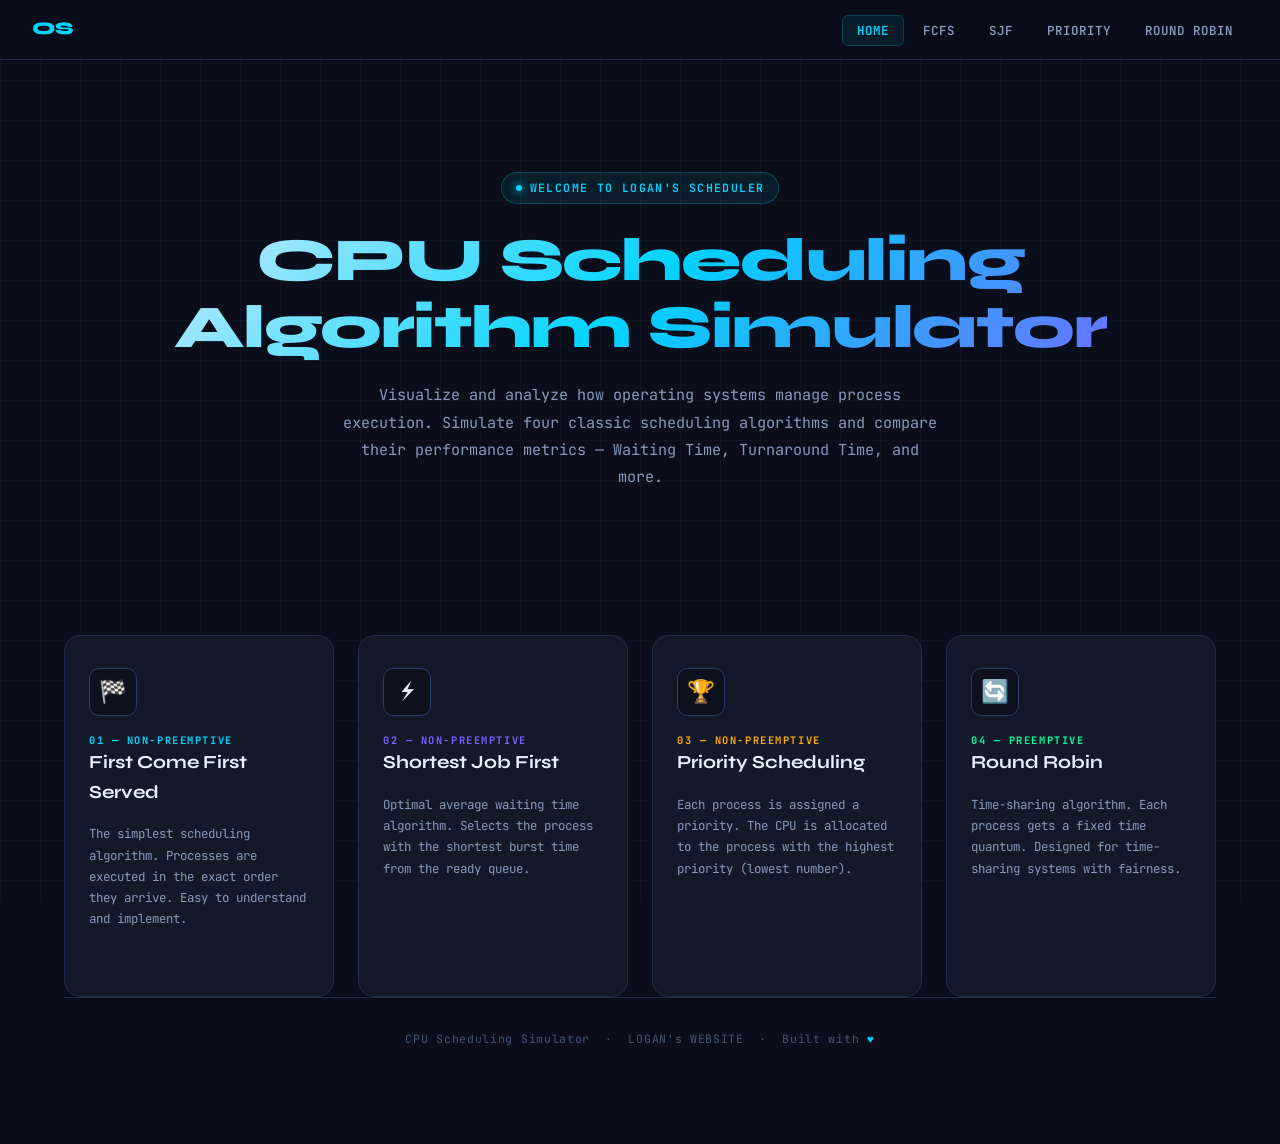
<file: index.html>
<!DOCTYPE html>
<html lang="en">
<head>
  <meta charset="UTF-8" />
  <meta name="viewport" content="width=device-width, initial-scale=1.0" />
  <title>CPU Scheduling Simulator</title>
  <link rel="stylesheet" href="style.css" />
</head>
<body>

<!-- NAVBAR -->
<nav class="navbar">
  <a class="nav-logo" href="index.html">
     <div><div>OS</div><span></span></div>
  </a>
  <ul class="nav-links" id="navLinks">
    <li><a href="index.html" class="active">Home</a></li>
    <li><a href="fcfs.html">FCFS</a></li>
    <li><a href="sjf.html">SJF</a></li>
    <li><a href="priority.html">Priority</a></li>
    <li><a href="roundrobin.html">Round Robin</a></li>
  </ul>
  <div class="hamburger" id="hamburger">
    <span></span><span></span><span></span>
  </div>
</nav>

<!-- HERO -->
<div class="page-wrapper">
  <section class="hero reveal">
    <div class="hero-badge">WELCOME TO LOGAN's SCHEDULER</div>
    <h1>CPU Scheduling<br/>Algorithm Simulator</h1>
    <p>
      Visualize and analyze how operating systems manage process execution.
      Simulate four classic scheduling algorithms and compare their performance
      metrics — Waiting Time, Turnaround Time, and more.
    </p>
  </section>

  <!-- STATS BAR -->
  <!-- <div class="stats-bar reveal">
    <div class="stat-item">
      <span class="stat-value">4</span>
      <span class="stat-label">Algorithms</span>
    </div>
    <div class="stat-item">
      <span class="stat-value" id="statProcesses">∞</span>
      <span class="stat-label">Max Processes</span>
    </div>
    <div class="stat-item">
      <span class="stat-value">Live</span>
      <span class="stat-label">Gantt Charts</span>
    </div>
    <div class="stat-item">
      <span class="stat-value">Real</span>
      <span class="stat-label">Time Metrics</span>
    </div>
  </div> -->

  <!-- ALGORITHM CARDS -->
  <div class="cards-grid">

    <a class="algo-card reveal" href="fcfs.html" style="--card-color:#00d4ff;">
      <div class="card-icon">🏁</div>
      <div>
        <div class="card-label">01 — Non-Preemptive</div>
        <div class="card-title">First Come First Served</div>
      </div>
      <p class="card-desc">
        The simplest scheduling algorithm. Processes are executed in the exact order they arrive. Easy to understand and implement.
      </p>
      <div class="card-arrow">Simulate →</div>
    </a>

    <a class="algo-card reveal" href="sjf.html" style="--card-color:#7b61ff;">
      <div class="card-icon">⚡</div>
      <div>
        <div class="card-label">02 — Non-Preemptive</div>
        <div class="card-title">Shortest Job First</div>
      </div>
      <p class="card-desc">
        Optimal average waiting time algorithm. Selects the process with the shortest burst time from the ready queue.
      </p>
      <div class="card-arrow">Simulate →</div>
    </a>

    <a class="algo-card reveal" href="priority.html" style="--card-color:#ffaa00;">
      <div class="card-icon">🏆</div>
      <div>
        <div class="card-label">03 — Non-Preemptive</div>
        <div class="card-title">Priority Scheduling</div>
      </div>
      <p class="card-desc">
        Each process is assigned a priority. The CPU is allocated to the process with the highest priority (lowest number).
      </p>
      <div class="card-arrow">Simulate →</div>
    </a>

    <a class="algo-card reveal" href="roundrobin.html" style="--card-color:#00ff9d;">
      <div class="card-icon">🔄</div>
      <div>
        <div class="card-label">04 — Preemptive</div>
        <div class="card-title">Round Robin</div>
      </div>
      <p class="card-desc">
        Time-sharing algorithm. Each process gets a fixed time quantum. Designed for time-sharing systems with fairness.
      </p>
      <div class="card-arrow">Simulate →</div>
    </a>

  </div>

  <!-- INFO SECTION -->
  <!-- <div style="margin-top:3rem; display:grid; grid-template-columns:repeat(auto-fit,minmax(280px,1fr)); gap:1.5rem;">

    <div class="panel reveal">
      <div class="panel-title">What is CPU Scheduling?</div>
      <div class="explanation-text">
        <p>CPU Scheduling is a process by which the OS determines which process in the ready queue gets the CPU next. It's a core function of the Process Scheduler.</p>
        <p>The goal is to maximize CPU utilization and throughput while minimizing waiting time, response time, and turnaround time.</p>
      </div>
    </div>

    <div class="panel reveal">
      <div class="panel-title">Key Metrics Explained</div>
      <div class="explanation-text">
        <p><strong style="color:var(--accent)">Arrival Time</strong> — When the process enters the ready queue.</p>
        <p><strong style="color:var(--accent-2)">Burst Time</strong> — CPU time required by the process.</p>
        <p><strong style="color:var(--accent-3)">Turnaround Time</strong> — Completion − Arrival.</p>
        <p><strong style="color:var(--accent-warn)">Waiting Time</strong> — Turnaround − Burst Time.</p>
      </div>
    </div>

    <div class="panel reveal">
      <div class="panel-title">Scheduling Criteria</div>
      <ul class="feature-list">
        <li>CPU Utilization</li>
        <li>Throughput</li>
        <li>Turnaround Time</li>
        <li>Waiting Time</li>
        <li>Response Time</li>
        <li>Fairness</li>
        <li>Starvation-Free</li>
      </ul>
    </div>

  </div>
</div> -->

<footer>
  <p>CPU Scheduling Simulator &nbsp;·&nbsp; LOGAN's WEBSITE &nbsp;·&nbsp; Built with <span>♥</span></p>
</footer>

<div id="toast"></div>
<script src="script.js"></script>
</body>
</html>
</file>
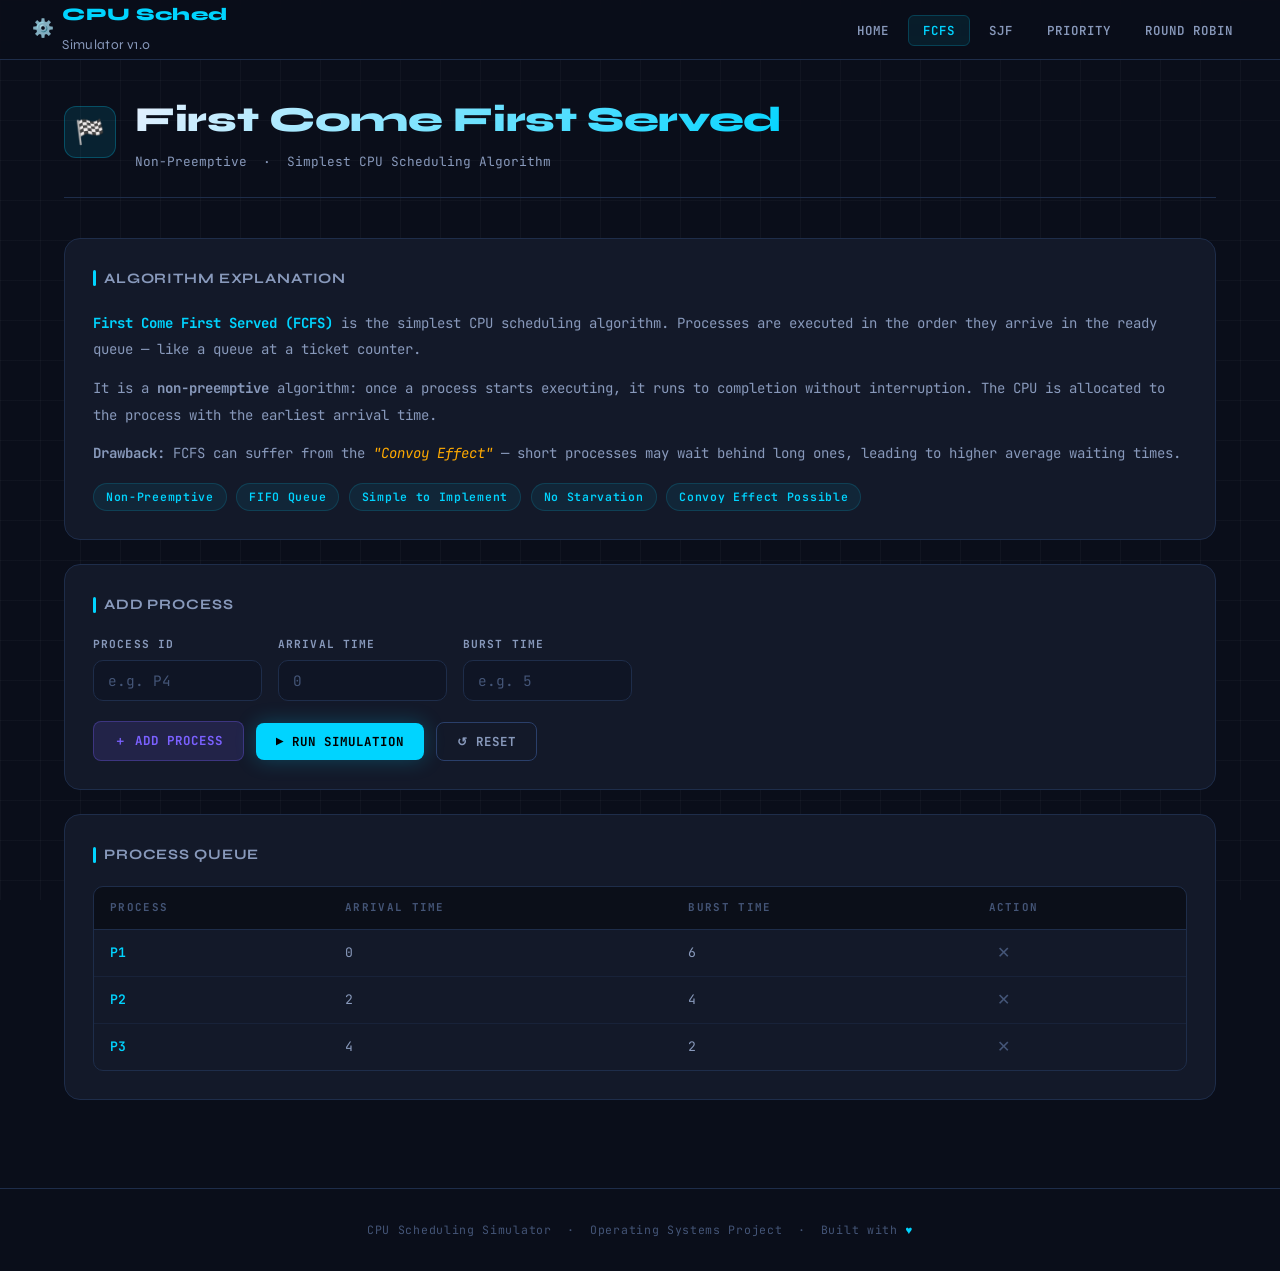
<file: fcfs.html>
<!DOCTYPE html>
<html lang="en">
<head>
  <meta charset="UTF-8" />
  <meta name="viewport" content="width=device-width, initial-scale=1.0" />
  <title>FCFS — CPU Scheduling Simulator</title>
  <link rel="stylesheet" href="style.css" />
</head>
<body data-page="fcfs">

<nav class="navbar">
  <a class="nav-logo" href="index.html">⚙️ <div><div>CPU Sched</div><span>Simulator v1.0</span></div></a>
  <ul class="nav-links" id="navLinks">
    <li><a href="index.html">Home</a></li>
    <li><a href="fcfs.html" class="active">FCFS</a></li>
    <li><a href="sjf.html">SJF</a></li>
    <li><a href="priority.html">Priority</a></li>
    <li><a href="roundrobin.html">Round Robin</a></li>
  </ul>
  <div class="hamburger" id="hamburger"><span></span><span></span><span></span></div>
</nav>

<div class="page-wrapper">

  <div class="page-header reveal">
    <div class="page-header-icon" style="background:rgba(0,212,255,0.1);border:1px solid rgba(0,212,255,0.25);">🏁</div>
    <div>
      <h1 style="background:linear-gradient(135deg,#e8f0fe,#00d4ff);-webkit-background-clip:text;-webkit-text-fill-color:transparent;background-clip:text;">
        First Come First Served
      </h1>
      <p>Non-Preemptive &nbsp;·&nbsp; Simplest CPU Scheduling Algorithm</p>
    </div>
  </div>

  <!-- EXPLANATION -->
  <div class="panel reveal">
    <div class="panel-title">Algorithm Explanation</div>
    <div class="explanation-text">
      <p>
        <strong style="color:var(--accent)">First Come First Served (FCFS)</strong> is the simplest CPU scheduling algorithm.
        Processes are executed in the order they arrive in the ready queue — like a queue at a ticket counter.
      </p>
      <p>
        It is a <strong>non-preemptive</strong> algorithm: once a process starts executing, it runs to completion without interruption.
        The CPU is allocated to the process with the earliest arrival time.
      </p>
      <p>
        <strong>Drawback:</strong> FCFS can suffer from the <em style="color:var(--accent-warn)">"Convoy Effect"</em> — short processes may wait
        behind long ones, leading to higher average waiting times.
      </p>
    </div>
    <ul class="feature-list" style="margin-top:1rem;">
      <li>Non-Preemptive</li>
      <li>FIFO Queue</li>
      <li>Simple to Implement</li>
      <li>No Starvation</li>
      <li>Convoy Effect Possible</li>
    </ul>
  </div>

  <!-- INPUT -->
  <div class="panel reveal">
    <div class="panel-title">Add Process</div>
    <div class="form-grid">
      <div class="form-group">
        <label for="fcfsPid">Process ID</label>
        <input type="text" id="fcfsPid" placeholder="e.g. P4" maxlength="8" />
      </div>
      <div class="form-group">
        <label for="fcfsArrival">Arrival Time</label>
        <input type="number" id="fcfsArrival" placeholder="0" min="0" />
      </div>
      <div class="form-group">
        <label for="fcfsBurst">Burst Time</label>
        <input type="number" id="fcfsBurst" placeholder="e.g. 5" min="1" />
      </div>
    </div>
    <div class="btn-row">
      <button class="btn btn-secondary" id="fcfsAddBtn">＋ Add Process</button>
      <button class="btn btn-primary" id="fcfsRunBtn">▶ Run Simulation</button>
      <button class="btn btn-outline" id="fcfsResetBtn">↺ Reset</button>
    </div>
  </div>

  <!-- PROCESS LIST TABLE -->
  <div class="panel reveal">
    <div class="panel-title">Process Queue</div>
    <div class="table-wrapper">
      <table>
        <thead>
          <tr>
            <th>Process</th>
            <th>Arrival Time</th>
            <th>Burst Time</th>
            <th>Action</th>
          </tr>
        </thead>
        <tbody id="fcfsInputTable">
          <tr><td colspan="4" style="text-align:center;color:var(--text-muted);padding:2rem;">No processes added yet.</td></tr>
        </tbody>
      </table>
    </div>
  </div>

  <!-- RESULTS -->
  <div id="fcfsResults" style="display:none;">

    <!-- METRICS -->
    <div class="metrics-row reveal">
      <div class="metric-card">
        <span class="metric-label">Avg Waiting Time</span>
        <span class="metric-value" id="fcfsavgWT">—</span>
      </div>
      <div class="metric-card">
        <span class="metric-label">Avg Turnaround Time</span>
        <span class="metric-value purple" id="fcfsavgTAT">—</span>
      </div>
      <div class="metric-card">
        <span class="metric-label">Total Processes</span>
        <span class="metric-value green" id="fcfstotalProc">—</span>
      </div>
      <div class="metric-card">
        <span class="metric-label">Total Time Units</span>
        <span class="metric-value warn" id="fcfstotalTime">—</span>
      </div>
    </div>

    <!-- GANTT CHART -->
    <div class="panel reveal">
      <div class="panel-title">Gantt Chart</div>
      <div id="fcfsGantt"><div class="empty-state"><p>Run simulation to see Gantt chart</p></div></div>
    </div>

    <!-- RESULTS TABLE -->
    <div class="panel reveal">
      <div class="panel-title">Scheduling Results</div>
      <div class="table-wrapper">
        <table>
          <thead>
            <tr>
              <th>Process</th>
              <th>Arrival Time</th>
              <th>Burst Time</th>
              <th>Completion Time</th>
              <th>Turnaround Time</th>
              <th>Waiting Time</th>
            </tr>
          </thead>
          <tbody id="fcfsResultTable"></tbody>
        </table>
      </div>
    </div>

  </div>

</div>

<footer>
  <p>CPU Scheduling Simulator &nbsp;·&nbsp; Operating Systems Project &nbsp;·&nbsp; Built with <span>♥</span></p>
</footer>

<div id="toast"></div>
<script src="script.js"></script>
</body>
</html>
</file>
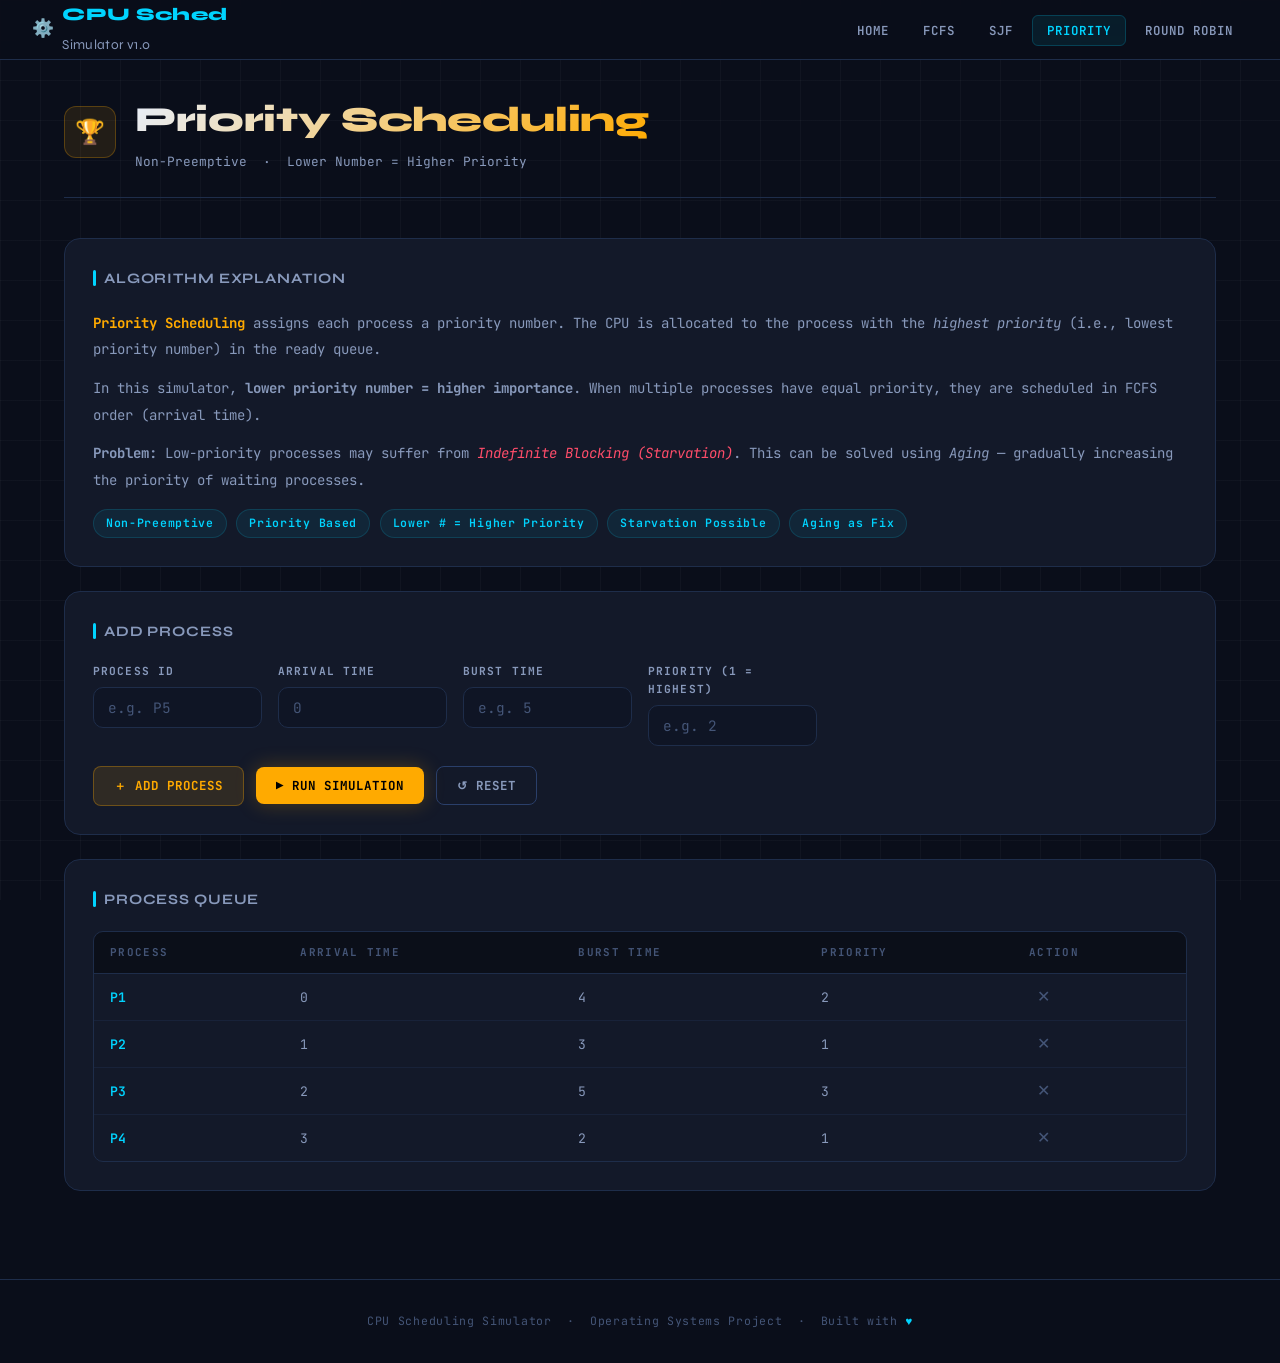
<file: priority.html>
<!DOCTYPE html>
<html lang="en">
<head>
  <meta charset="UTF-8" />
  <meta name="viewport" content="width=device-width, initial-scale=1.0" />
  <title>Priority — CPU Scheduling Simulator</title>
  <link rel="stylesheet" href="style.css" />
</head>
<body data-page="priority">

<nav class="navbar">
  <a class="nav-logo" href="index.html">⚙️ <div><div>CPU Sched</div><span>Simulator v1.0</span></div></a>
  <ul class="nav-links" id="navLinks">
    <li><a href="index.html">Home</a></li>
    <li><a href="fcfs.html">FCFS</a></li>
    <li><a href="sjf.html">SJF</a></li>
    <li><a href="priority.html" class="active">Priority</a></li>
    <li><a href="roundrobin.html">Round Robin</a></li>
  </ul>
  <div class="hamburger" id="hamburger"><span></span><span></span><span></span></div>
</nav>

<div class="page-wrapper">

  <div class="page-header reveal">
    <div class="page-header-icon" style="background:rgba(255,170,0,0.1);border:1px solid rgba(255,170,0,0.25);">🏆</div>
    <div>
      <h1 style="background:linear-gradient(135deg,#e8f0fe,#ffaa00);-webkit-background-clip:text;-webkit-text-fill-color:transparent;background-clip:text;">
        Priority Scheduling
      </h1>
      <p>Non-Preemptive &nbsp;·&nbsp; Lower Number = Higher Priority</p>
    </div>
  </div>

  <!-- EXPLANATION -->
  <div class="panel reveal">
    <div class="panel-title">Algorithm Explanation</div>
    <div class="explanation-text">
      <p>
        <strong style="color:var(--accent-warn)">Priority Scheduling</strong> assigns each process a priority number.
        The CPU is allocated to the process with the <em>highest priority</em> (i.e., lowest priority number) in the ready queue.
      </p>
      <p>
        In this simulator, <strong>lower priority number = higher importance</strong>.
        When multiple processes have equal priority, they are scheduled in FCFS order (arrival time).
      </p>
      <p>
        <strong>Problem:</strong> Low-priority processes may suffer from <em style="color:var(--accent-danger)">Indefinite Blocking (Starvation)</em>.
        This can be solved using <em>Aging</em> — gradually increasing the priority of waiting processes.
      </p>
    </div>
    <ul class="feature-list" style="margin-top:1rem;">
      <li>Non-Preemptive</li>
      <li>Priority Based</li>
      <li>Lower # = Higher Priority</li>
      <li>Starvation Possible</li>
      <li>Aging as Fix</li>
    </ul>
  </div>

  <!-- INPUT -->
  <div class="panel reveal">
    <div class="panel-title">Add Process</div>
    <div class="form-grid">
      <div class="form-group">
        <label for="priPid">Process ID</label>
        <input type="text" id="priPid" placeholder="e.g. P5" maxlength="8" />
      </div>
      <div class="form-group">
        <label for="priArrival">Arrival Time</label>
        <input type="number" id="priArrival" placeholder="0" min="0" />
      </div>
      <div class="form-group">
        <label for="priBurst">Burst Time</label>
        <input type="number" id="priBurst" placeholder="e.g. 5" min="1" />
      </div>
      <div class="form-group">
        <label for="priPriority">Priority (1 = Highest)</label>
        <input type="number" id="priPriority" placeholder="e.g. 2" min="1" />
      </div>
    </div>
    <div class="btn-row">
      <button class="btn btn-secondary" id="priAddBtn" style="background:rgba(255,170,0,0.12);border-color:rgba(255,170,0,0.3);color:var(--accent-warn);">＋ Add Process</button>
      <button class="btn btn-primary" id="priRunBtn" style="background:var(--accent-warn);box-shadow:0 0 20px rgba(255,170,0,0.25);">▶ Run Simulation</button>
      <button class="btn btn-outline" id="priResetBtn">↺ Reset</button>
    </div>
  </div>

  <!-- PROCESS LIST TABLE -->
  <div class="panel reveal">
    <div class="panel-title">Process Queue</div>
    <div class="table-wrapper">
      <table>
        <thead>
          <tr>
            <th>Process</th>
            <th>Arrival Time</th>
            <th>Burst Time</th>
            <th>Priority</th>
            <th>Action</th>
          </tr>
        </thead>
        <tbody id="priInputTable">
          <tr><td colspan="5" style="text-align:center;color:var(--text-muted);padding:2rem;">No processes added yet.</td></tr>
        </tbody>
      </table>
    </div>
  </div>

  <!-- RESULTS -->
  <div id="priResults" style="display:none;">

    <div class="metrics-row reveal">
      <div class="metric-card">
        <span class="metric-label">Avg Waiting Time</span>
        <span class="metric-value warn" id="priavgWT">—</span>
      </div>
      <div class="metric-card">
        <span class="metric-label">Avg Turnaround Time</span>
        <span class="metric-value purple" id="priavgTAT">—</span>
      </div>
      <div class="metric-card">
        <span class="metric-label">Total Processes</span>
        <span class="metric-value green" id="pritotalProc">—</span>
      </div>
      <div class="metric-card">
        <span class="metric-label">Total Time Units</span>
        <span class="metric-value" id="pritotalTime">—</span>
      </div>
    </div>

    <div class="panel reveal">
      <div class="panel-title">Gantt Chart</div>
      <div id="priGantt"><div class="empty-state"><p>Run simulation to see Gantt chart</p></div></div>
    </div>

    <div class="panel reveal">
      <div class="panel-title">Scheduling Results</div>
      <div class="table-wrapper">
        <table>
          <thead>
            <tr>
              <th>Process</th>
              <th>Arrival Time</th>
              <th>Burst Time</th>
              <th>Priority</th>
              <th>Completion Time</th>
              <th>Turnaround Time</th>
              <th>Waiting Time</th>
            </tr>
          </thead>
          <tbody id="priResultTable"></tbody>
        </table>
      </div>
    </div>

  </div>

</div>

<footer>
  <p>CPU Scheduling Simulator &nbsp;·&nbsp; Operating Systems Project &nbsp;·&nbsp; Built with <span>♥</span></p>
</footer>

<div id="toast"></div>
<script src="script.js"></script>
</body>
</html>
</file>
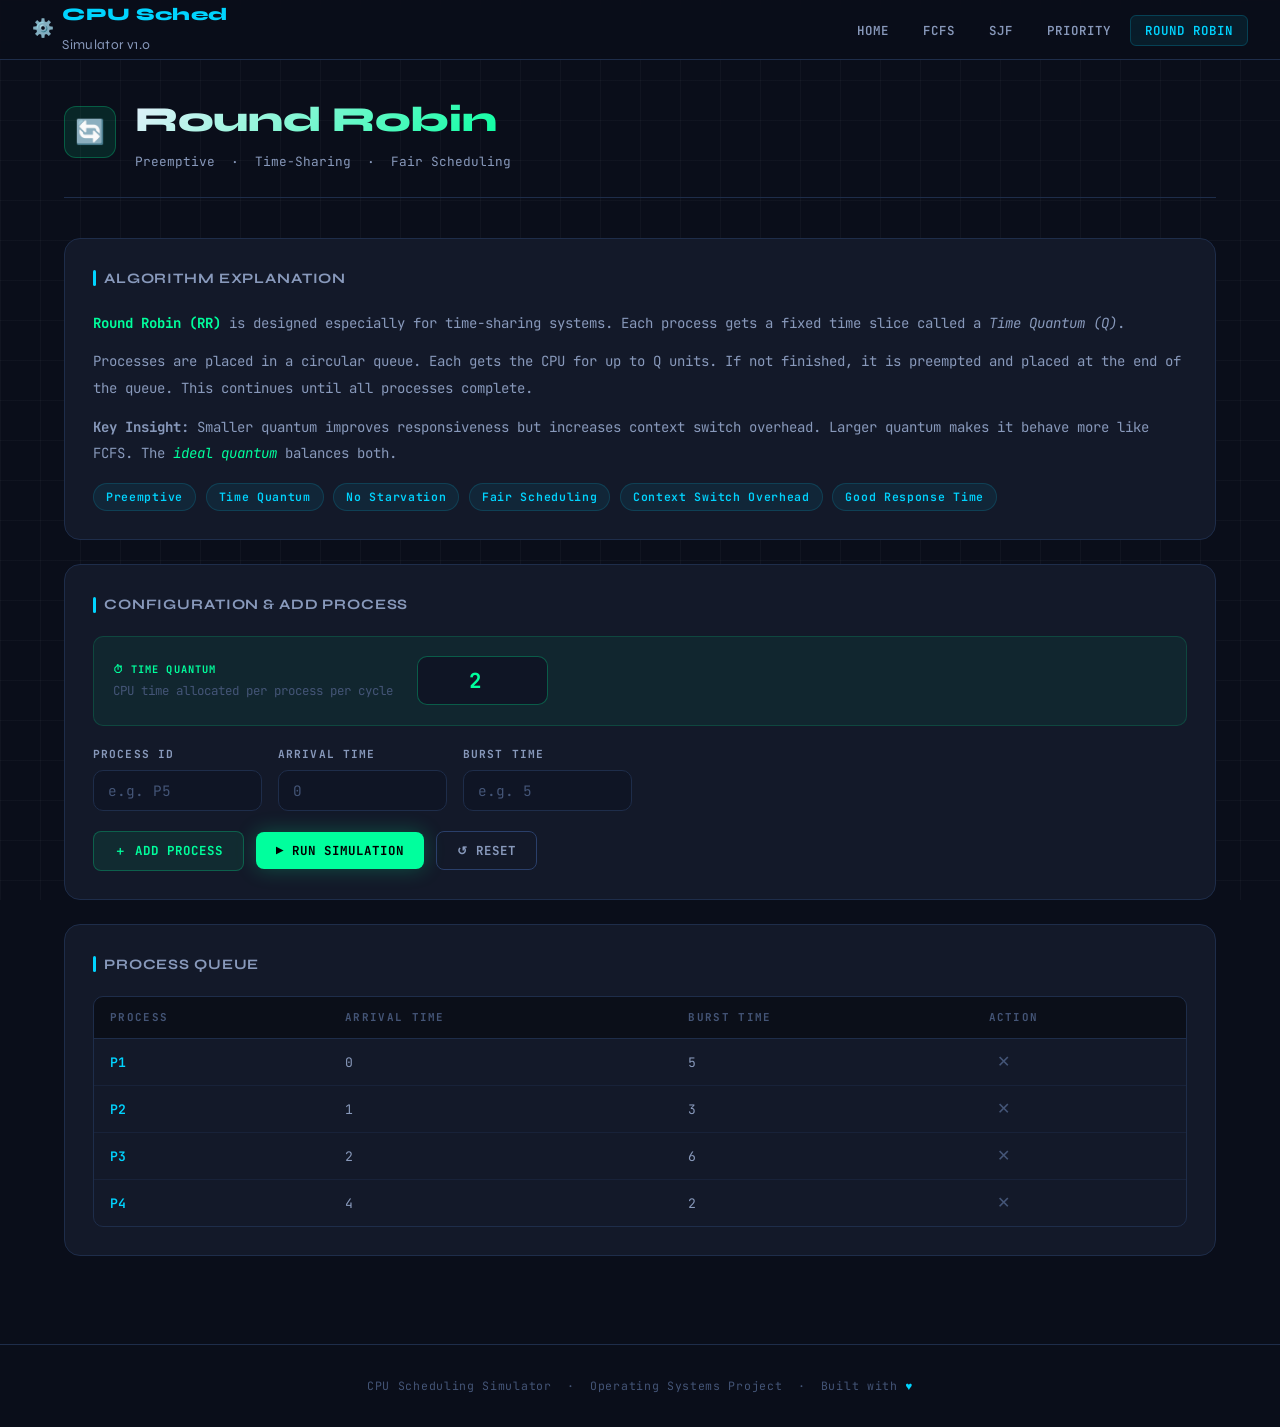
<file: roundrobin.html>
<!DOCTYPE html>
<html lang="en">
<head>
  <meta charset="UTF-8" />
  <meta name="viewport" content="width=device-width, initial-scale=1.0" />
  <title>Round Robin — CPU Scheduling Simulator</title>
  <link rel="stylesheet" href="style.css" />
</head>
<body data-page="rr">

<nav class="navbar">
  <a class="nav-logo" href="index.html">⚙️ <div><div>CPU Sched</div><span>Simulator v1.0</span></div></a>
  <ul class="nav-links" id="navLinks">
    <li><a href="index.html">Home</a></li>
    <li><a href="fcfs.html">FCFS</a></li>
    <li><a href="sjf.html">SJF</a></li>
    <li><a href="priority.html">Priority</a></li>
    <li><a href="roundrobin.html" class="active">Round Robin</a></li>
  </ul>
  <div class="hamburger" id="hamburger"><span></span><span></span><span></span></div>
</nav>

<div class="page-wrapper">

  <div class="page-header reveal">
    <div class="page-header-icon" style="background:rgba(0,255,157,0.1);border:1px solid rgba(0,255,157,0.25);">🔄</div>
    <div>
      <h1 style="background:linear-gradient(135deg,#e8f0fe,#00ff9d);-webkit-background-clip:text;-webkit-text-fill-color:transparent;background-clip:text;">
        Round Robin
      </h1>
      <p>Preemptive &nbsp;·&nbsp; Time-Sharing &nbsp;·&nbsp; Fair Scheduling</p>
    </div>
  </div>

  <!-- EXPLANATION -->
  <div class="panel reveal">
    <div class="panel-title">Algorithm Explanation</div>
    <div class="explanation-text">
      <p>
        <strong style="color:var(--accent-3)">Round Robin (RR)</strong> is designed especially for time-sharing systems.
        Each process gets a fixed time slice called a <em>Time Quantum (Q)</em>.
      </p>
      <p>
        Processes are placed in a circular queue. Each gets the CPU for up to Q units.
        If not finished, it is preempted and placed at the end of the queue. This continues until all processes complete.
      </p>
      <p>
        <strong>Key Insight:</strong> Smaller quantum improves responsiveness but increases context switch overhead.
        Larger quantum makes it behave more like FCFS. The <em style="color:var(--accent-3)">ideal quantum</em> balances both.
      </p>
    </div>
    <ul class="feature-list" style="margin-top:1rem;">
      <li>Preemptive</li>
      <li>Time Quantum</li>
      <li>No Starvation</li>
      <li>Fair Scheduling</li>
      <li>Context Switch Overhead</li>
      <li>Good Response Time</li>
    </ul>
  </div>

  <!-- INPUT -->
  <div class="panel reveal">
    <div class="panel-title">Configuration &amp; Add Process</div>

    <!-- Time Quantum (prominent) -->
    <div style="background:rgba(0,255,157,0.06);border:1px solid rgba(0,255,157,0.15);border-radius:var(--radius);padding:1.2rem;margin-bottom:1.25rem;display:flex;align-items:center;gap:1.5rem;flex-wrap:wrap;">
      <div>
        <div style="font-size:0.65rem;font-weight:700;letter-spacing:0.1em;text-transform:uppercase;color:var(--accent-3);margin-bottom:4px;">⏱ Time Quantum</div>
        <div style="font-size:0.78rem;color:var(--text-muted);">CPU time allocated per process per cycle</div>
      </div>
      <div class="form-group" style="flex:0 0 120px;margin:0;">
        <input type="number" id="rrQuantum" value="2" min="1" max="100"
          style="font-size:1.3rem;font-weight:700;text-align:center;color:var(--accent-3);border-color:rgba(0,255,157,0.3);" />
      </div>
    </div>

    <div class="form-grid">
      <div class="form-group">
        <label for="rrPid">Process ID</label>
        <input type="text" id="rrPid" placeholder="e.g. P5" maxlength="8" />
      </div>
      <div class="form-group">
        <label for="rrArrival">Arrival Time</label>
        <input type="number" id="rrArrival" placeholder="0" min="0" />
      </div>
      <div class="form-group">
        <label for="rrBurst">Burst Time</label>
        <input type="number" id="rrBurst" placeholder="e.g. 5" min="1" />
      </div>
    </div>
    <div class="btn-row">
      <button class="btn btn-secondary" id="rrAddBtn"
        style="background:rgba(0,255,157,0.08);border-color:rgba(0,255,157,0.25);color:var(--accent-3);">＋ Add Process</button>
      <button class="btn btn-primary" id="rrRunBtn"
        style="background:var(--accent-3);color:#000;box-shadow:0 0 20px rgba(0,255,157,0.25);">▶ Run Simulation</button>
      <button class="btn btn-outline" id="rrResetBtn">↺ Reset</button>
    </div>
  </div>

  <!-- PROCESS LIST TABLE -->
  <div class="panel reveal">
    <div class="panel-title">Process Queue</div>
    <div class="table-wrapper">
      <table>
        <thead>
          <tr>
            <th>Process</th>
            <th>Arrival Time</th>
            <th>Burst Time</th>
            <th>Action</th>
          </tr>
        </thead>
        <tbody id="rrInputTable">
          <tr><td colspan="4" style="text-align:center;color:var(--text-muted);padding:2rem;">No processes added yet.</td></tr>
        </tbody>
      </table>
    </div>
  </div>

  <!-- RESULTS -->
  <div id="rrResults" style="display:none;">

    <div class="metrics-row reveal">
      <div class="metric-card">
        <span class="metric-label">Avg Waiting Time</span>
        <span class="metric-value green" id="rravgWT">—</span>
      </div>
      <div class="metric-card">
        <span class="metric-label">Avg Turnaround Time</span>
        <span class="metric-value purple" id="rravgTAT">—</span>
      </div>
      <div class="metric-card">
        <span class="metric-label">Total Processes</span>
        <span class="metric-value" id="rrtotalProc">—</span>
      </div>
      <div class="metric-card">
        <span class="metric-label">Total Time Units</span>
        <span class="metric-value warn" id="rrtotalTime">—</span>
      </div>
    </div>

    <div class="panel reveal">
      <div class="panel-title">Gantt Chart</div>
      <div id="rrGantt"><div class="empty-state"><p>Run simulation to see Gantt chart</p></div></div>
    </div>

    <div class="panel reveal">
      <div class="panel-title">Scheduling Results</div>
      <div class="table-wrapper">
        <table>
          <thead>
            <tr>
              <th>Process</th>
              <th>Arrival Time</th>
              <th>Burst Time</th>
              <th>Completion Time</th>
              <th>Turnaround Time</th>
              <th>Waiting Time</th>
            </tr>
          </thead>
          <tbody id="rrResultTable"></tbody>
        </table>
      </div>
    </div>

  </div>

</div>

<footer>
  <p>CPU Scheduling Simulator &nbsp;·&nbsp; Operating Systems Project &nbsp;·&nbsp; Built with <span>♥</span></p>
</footer>

<div id="toast"></div>
<script src="script.js"></script>
</body>
</html>
</file>
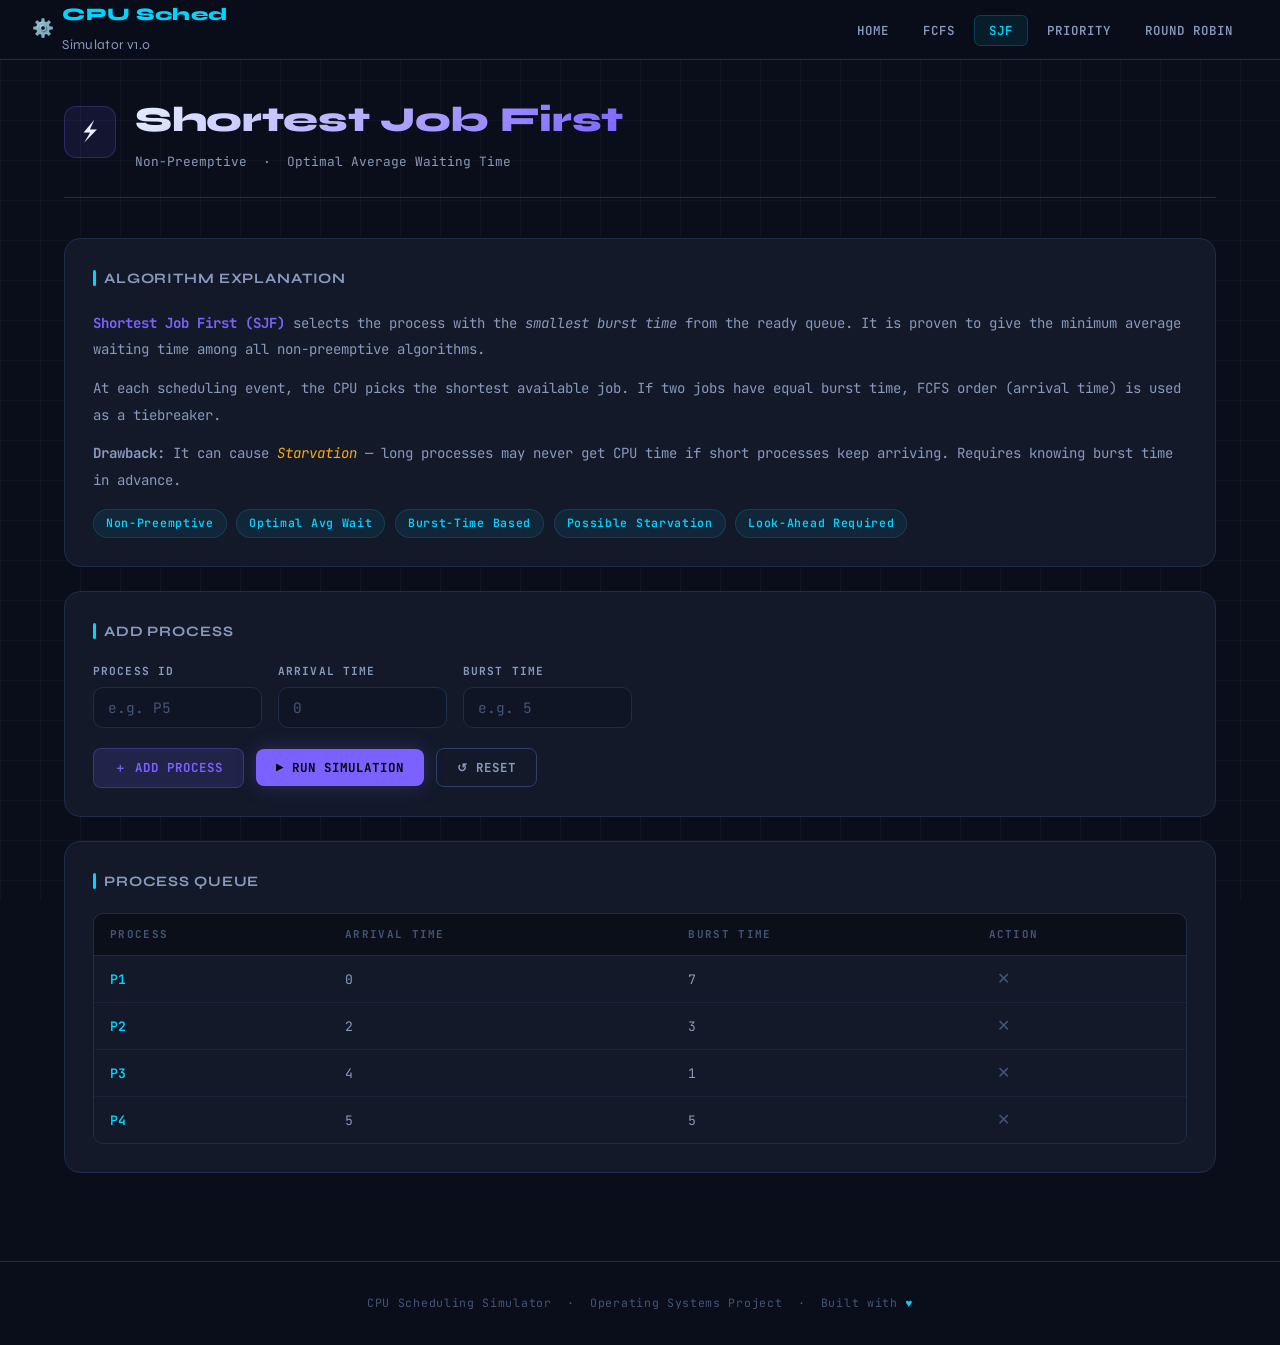
<file: sjf.html>
<!DOCTYPE html>
<html lang="en">
<head>
  <meta charset="UTF-8" />
  <meta name="viewport" content="width=device-width, initial-scale=1.0" />
  <title>SJF — CPU Scheduling Simulator</title>
  <link rel="stylesheet" href="style.css" />
</head>
<body data-page="sjf">

<nav class="navbar">
  <a class="nav-logo" href="index.html">⚙️ <div><div>CPU Sched</div><span>Simulator v1.0</span></div></a>
  <ul class="nav-links" id="navLinks">
    <li><a href="index.html">Home</a></li>
    <li><a href="fcfs.html">FCFS</a></li>
    <li><a href="sjf.html" class="active">SJF</a></li>
    <li><a href="priority.html">Priority</a></li>
    <li><a href="roundrobin.html">Round Robin</a></li>
  </ul>
  <div class="hamburger" id="hamburger"><span></span><span></span><span></span></div>
</nav>

<div class="page-wrapper">

  <div class="page-header reveal">
    <div class="page-header-icon" style="background:rgba(123,97,255,0.1);border:1px solid rgba(123,97,255,0.25);">⚡</div>
    <div>
      <h1 style="background:linear-gradient(135deg,#e8f0fe,#7b61ff);-webkit-background-clip:text;-webkit-text-fill-color:transparent;background-clip:text;">
        Shortest Job First
      </h1>
      <p>Non-Preemptive &nbsp;·&nbsp; Optimal Average Waiting Time</p>
    </div>
  </div>

  <!-- EXPLANATION -->
  <div class="panel reveal">
    <div class="panel-title">Algorithm Explanation</div>
    <div class="explanation-text">
      <p>
        <strong style="color:var(--accent-2)">Shortest Job First (SJF)</strong> selects the process with the
        <em>smallest burst time</em> from the ready queue. It is proven to give the minimum average waiting time
        among all non-preemptive algorithms.
      </p>
      <p>
        At each scheduling event, the CPU picks the shortest available job. If two jobs have equal burst time,
        FCFS order (arrival time) is used as a tiebreaker.
      </p>
      <p>
        <strong>Drawback:</strong> It can cause <em style="color:var(--accent-warn)">Starvation</em> — long processes may
        never get CPU time if short processes keep arriving. Requires knowing burst time in advance.
      </p>
    </div>
    <ul class="feature-list" style="margin-top:1rem;">
      <li>Non-Preemptive</li>
      <li>Optimal Avg Wait</li>
      <li>Burst-Time Based</li>
      <li>Possible Starvation</li>
      <li>Look-Ahead Required</li>
    </ul>
  </div>

  <!-- INPUT -->
  <div class="panel reveal">
    <div class="panel-title">Add Process</div>
    <div class="form-grid">
      <div class="form-group">
        <label for="sjfPid">Process ID</label>
        <input type="text" id="sjfPid" placeholder="e.g. P5" maxlength="8" />
      </div>
      <div class="form-group">
        <label for="sjfArrival">Arrival Time</label>
        <input type="number" id="sjfArrival" placeholder="0" min="0" />
      </div>
      <div class="form-group">
        <label for="sjfBurst">Burst Time</label>
        <input type="number" id="sjfBurst" placeholder="e.g. 5" min="1" />
      </div>
    </div>
    <div class="btn-row">
      <button class="btn btn-secondary" id="sjfAddBtn">＋ Add Process</button>
      <button class="btn btn-primary" id="sjfRunBtn" style="background:var(--accent-2);box-shadow:0 0 20px rgba(123,97,255,0.25);">▶ Run Simulation</button>
      <button class="btn btn-outline" id="sjfResetBtn">↺ Reset</button>
    </div>
  </div>

  <!-- PROCESS LIST TABLE -->
  <div class="panel reveal">
    <div class="panel-title">Process Queue</div>
    <div class="table-wrapper">
      <table>
        <thead>
          <tr>
            <th>Process</th>
            <th>Arrival Time</th>
            <th>Burst Time</th>
            <th>Action</th>
          </tr>
        </thead>
        <tbody id="sjfInputTable">
          <tr><td colspan="4" style="text-align:center;color:var(--text-muted);padding:2rem;">No processes added yet.</td></tr>
        </tbody>
      </table>
    </div>
  </div>

  <!-- RESULTS -->
  <div id="sjfResults" style="display:none;">

    <div class="metrics-row reveal">
      <div class="metric-card">
        <span class="metric-label">Avg Waiting Time</span>
        <span class="metric-value" id="sjfavgWT">—</span>
      </div>
      <div class="metric-card">
        <span class="metric-label">Avg Turnaround Time</span>
        <span class="metric-value purple" id="sjfavgTAT">—</span>
      </div>
      <div class="metric-card">
        <span class="metric-label">Total Processes</span>
        <span class="metric-value green" id="sjftotalProc">—</span>
      </div>
      <div class="metric-card">
        <span class="metric-label">Total Time Units</span>
        <span class="metric-value warn" id="sjftotalTime">—</span>
      </div>
    </div>

    <div class="panel reveal">
      <div class="panel-title">Gantt Chart</div>
      <div id="sjfGantt"><div class="empty-state"><p>Run simulation to see Gantt chart</p></div></div>
    </div>

    <div class="panel reveal">
      <div class="panel-title">Scheduling Results</div>
      <div class="table-wrapper">
        <table>
          <thead>
            <tr>
              <th>Process</th>
              <th>Arrival Time</th>
              <th>Burst Time</th>
              <th>Completion Time</th>
              <th>Turnaround Time</th>
              <th>Waiting Time</th>
            </tr>
          </thead>
          <tbody id="sjfResultTable"></tbody>
        </table>
      </div>
    </div>

  </div>

</div>

<footer>
  <p>CPU Scheduling Simulator &nbsp;·&nbsp; Operating Systems Project &nbsp;·&nbsp; Built with <span>♥</span></p>
</footer>

<div id="toast"></div>
<script src="script.js"></script>
</body>
</html>
</file>
<file: style.css>
/* =============================================
   CPU SCHEDULING SIMULATOR — GLOBAL STYLES
   Theme: Terminal/OS Aesthetic — Dark, Crisp, Technical
   ============================================= */

@import url('https://fonts.googleapis.com/css2?family=JetBrains+Mono:wght@300;400;600;700&family=Syne:wght@400;600;700;800&display=swap');

:root {
  --bg-primary: #0a0e1a;
  --bg-secondary: #0f1525;
  --bg-card: #131929;
  --bg-card-hover: #1a2235;
  --border: #1e2d4a;
  --border-bright: #2a3f6a;
  --accent: #00d4ff;
  --accent-2: #7b61ff;
  --accent-3: #00ff9d;
  --accent-warn: #ffaa00;
  --accent-danger: #ff4d6a;
  --text-primary: #e8f0fe;
  --text-secondary: #8899bb;
  --text-muted: #445577;
  --font-mono: 'JetBrains Mono', monospace;
  --font-display: 'Syne', sans-serif;
  --radius: 10px;
  --radius-lg: 16px;
  --shadow: 0 4px 30px rgba(0, 0, 0, 0.4);
  --glow: 0 0 20px rgba(0, 212, 255, 0.15);
  --glow-2: 0 0 20px rgba(123, 97, 255, 0.15);
  --transition: 0.25s cubic-bezier(0.4, 0, 0.2, 1);
}

*, *::before, *::after { box-sizing: border-box; margin: 0; padding: 0; }

html { scroll-behavior: smooth; }

body {
  font-family: var(--font-mono);
  background: var(--bg-primary);
  color: var(--text-primary);
  min-height: 100vh;
  line-height: 1.6;
  overflow-x: hidden;
}

/* Background Grid Pattern */
body::before {
  content: '';
  position: fixed;
  inset: 0;
  background-image:
    linear-gradient(rgba(225, 233, 235, 0.03) 1px, transparent 1px),
    linear-gradient(90deg, rgba(255, 255, 255, 0.03) 1px, transparent 1px);
  background-size: 40px 40px;
  pointer-events: none;
  z-index: 0;
}

/* ============ NAV ============ */
.navbar {
  position: sticky;
  top: 0;
  z-index: 100;
  background: rgba(10, 14, 26, 0.92);
  backdrop-filter: blur(20px);
  border-bottom: 1px solid var(--border);
  padding: 0 2rem;
  display: flex;
  align-items: center;
  justify-content: space-between;
  height: 60px;
}

.nav-logo {
  font-family: var(--font-display);
  font-size: 1.1rem;
  font-weight: 800;
  color: var(--accent);
  text-decoration: none;
  display: flex;
  align-items: center;
  gap: 8px;
  letter-spacing: 0.02em;
}

.nav-logo span {
  color: var(--text-secondary);
  font-weight: 400;
  font-size: 0.85rem;
}

.nav-links {
  display: flex;
  list-style: none;
  gap: 4px;
}

.nav-links a {
  text-decoration: none;
  color: var(--text-secondary);
  font-size: 0.78rem;
  font-weight: 600;
  letter-spacing: 0.08em;
  text-transform: uppercase;
  padding: 6px 14px;
  border-radius: 6px;
  transition: var(--transition);
  border: 1px solid transparent;
}

.nav-links a:hover,
.nav-links a.active {
  color: var(--accent);
  background: rgba(0,212,255,0.08);
  border-color: rgba(0,212,255,0.2);
}

.nav-links a.active { color: var(--accent); }

/* Hamburger */
.hamburger {
  display: none;
  flex-direction: column;
  gap: 5px;
  cursor: pointer;
  padding: 4px;
}
.hamburger span {
  display: block; width: 22px; height: 2px;
  background: var(--text-secondary);
  transition: var(--transition);
  border-radius: 2px;
}

/* ============ PAGE WRAPPER ============ */
.page-wrapper {
  position: relative;
  z-index: 1;
  max-width: 1200px;
  margin: 0 auto;
  padding: 2rem 1.5rem 4rem;
}

/* ============ HERO / HOME ============ */
.hero {
  text-align: center;
  padding: 5rem 1rem 4rem;
}

.hero-badge {
  display: inline-flex;
  align-items: center;
  gap: 8px;
  background: rgba(0,212,255,0.08);
  border: 1px solid rgba(0,212,255,0.25);
  color: var(--accent);
  font-size: 0.72rem;
  font-weight: 600;
  letter-spacing: 0.12em;
  text-transform: uppercase;
  padding: 6px 14px;
  border-radius: 99px;
  margin-bottom: 1.5rem;
}

.hero-badge::before {
  content: '';
  width: 6px; height: 6px;
  background: var(--accent);
  border-radius: 50%;
  box-shadow: 0 0 8px var(--accent);
  animation: pulse 2s infinite;
}

@keyframes pulse {
  0%, 100% { opacity: 1; transform: scale(1); }
  50% { opacity: 0.6; transform: scale(0.85); }
}

.hero h1 {
  font-family: var(--font-display);
  font-size: clamp(2.2rem, 5vw, 3.8rem);
  font-weight: 800;
  line-height: 1.1;
  letter-spacing: -0.02em;
  margin-bottom: 1.2rem;
  background: linear-gradient(135deg, #e8f0fe 0%, var(--accent) 50%, var(--accent-2) 100%);
  -webkit-background-clip: text;
  -webkit-text-fill-color: transparent;
  background-clip: text;
}

.hero p {
  font-family: var(--font-mono);
  color: var(--text-secondary);
  font-size: 0.95rem;
  max-width: 600px;
  margin: 0 auto 3rem;
  line-height: 1.8;
}

/* ============ ALGORITHM CARDS ============ */
.cards-grid {
  display: grid;
  grid-template-columns: repeat(auto-fit, minmax(240px, 1fr));
  gap: 1.5rem;
  margin-top: 2rem;
}

.algo-card {
  background: var(--bg-card);
  border: 1px solid var(--border);
  border-radius: var(--radius-lg);
  padding: 2rem 1.5rem;
  text-decoration: none;
  color: inherit;
  display: flex;
  flex-direction: column;
  gap: 1rem;
  transition: var(--transition);
  position: relative;
  overflow: hidden;
  cursor: pointer;
}

.algo-card::before {
  content: '';
  position: absolute;
  top: 0; left: 0; right: 0;
  height: 2px;
  background: var(--card-color, var(--accent));
  opacity: 0;
  transition: var(--transition);
}

.algo-card:hover {
  background: var(--bg-card-hover);
  border-color: var(--card-color, var(--accent));
  transform: translateY(-4px);
  box-shadow: var(--shadow), 0 0 30px rgba(0,0,0,0.3);
}

.algo-card:hover::before { opacity: 1; }

.card-icon {
  width: 48px; height: 48px;
  border-radius: 10px;
  background: rgba(0,0,0,0.3);
  border: 1px solid var(--border-bright);
  display: flex; align-items: center; justify-content: center;
  font-size: 1.4rem;
}

.card-label {
  font-size: 0.65rem;
  font-weight: 700;
  letter-spacing: 0.15em;
  text-transform: uppercase;
  color: var(--card-color, var(--accent));
}

.card-title {
  font-family: var(--font-display);
  font-size: 1.15rem;
  font-weight: 700;
  color: var(--text-primary);
}

.card-desc {
  font-size: 0.78rem;
  color: var(--text-secondary);
  line-height: 1.7;
  flex: 1;
}

.card-arrow {
  display: flex;
  align-items: center;
  gap: 6px;
  font-size: 0.72rem;
  font-weight: 600;
  letter-spacing: 0.08em;
  text-transform: uppercase;
  color: var(--card-color, var(--accent));
  opacity: 0;
  transform: translateX(-8px);
  transition: var(--transition);
}

.algo-card:hover .card-arrow {
  opacity: 1;
  transform: translateX(0);
}

/* ============ STATS BAR ============ */
.stats-bar {
  display: flex;
  gap: 2rem;
  justify-content: center;
  flex-wrap: wrap;
  margin: 3rem 0;
  padding: 1.5rem;
  background: var(--bg-card);
  border: 1px solid var(--border);
  border-radius: var(--radius-lg);
}

.stat-item {
  text-align: center;
}

.stat-value {
  font-family: var(--font-display);
  font-size: 2rem;
  font-weight: 800;
  color: var(--accent);
  display: block;
}

.stat-label {
  font-size: 0.7rem;
  text-transform: uppercase;
  letter-spacing: 0.1em;
  color: var(--text-muted);
}

/* ============ ALGO PAGE LAYOUT ============ */
.page-header {
  margin-bottom: 2.5rem;
  padding-bottom: 1.5rem;
  border-bottom: 1px solid var(--border);
  display: flex;
  align-items: center;
  gap: 1.2rem;
}

.page-header-icon {
  width: 52px; height: 52px;
  border-radius: 12px;
  display: flex; align-items: center; justify-content: center;
  font-size: 1.5rem;
  flex-shrink: 0;
}

.page-header h1 {
  font-family: var(--font-display);
  font-size: clamp(1.5rem, 3vw, 2.2rem);
  font-weight: 800;
  letter-spacing: -0.01em;
}

.page-header p {
  font-size: 0.8rem;
  color: var(--text-secondary);
  margin-top: 4px;
}

/* ============ SECTION PANELS ============ */
.panel {
  background: var(--bg-card);
  border: 1px solid var(--border);
  border-radius: var(--radius-lg);
  padding: 1.75rem;
  margin-bottom: 1.5rem;
}

.panel-title {
  font-family: var(--font-display);
  font-size: 0.9rem;
  font-weight: 700;
  letter-spacing: 0.06em;
  text-transform: uppercase;
  color: var(--text-secondary);
  margin-bottom: 1.25rem;
  display: flex;
  align-items: center;
  gap: 8px;
}

.panel-title::before {
  content: '';
  width: 3px; height: 16px;
  background: var(--accent);
  border-radius: 3px;
}

/* Explanation panel */
.explanation-text {
  font-size: 0.875rem;
  color: var(--text-secondary);
  line-height: 1.9;
}

.explanation-text p { margin-bottom: 0.75rem; }

.feature-list {
  list-style: none;
  display: flex;
  flex-wrap: wrap;
  gap: 0.6rem;
  margin-top: 1rem;
}

.feature-list li {
  background: rgba(0,212,255,0.07);
  border: 1px solid rgba(0,212,255,0.15);
  color: var(--accent);
  font-size: 0.72rem;
  font-weight: 600;
  letter-spacing: 0.06em;
  padding: 4px 12px;
  border-radius: 99px;
}

/* ============ FORM / INPUTS ============ */
.form-grid {
  display: grid;
  grid-template-columns: repeat(auto-fill, minmax(160px, 1fr));
  gap: 1rem;
  margin-bottom: 1.25rem;
}

.form-group {
  display: flex;
  flex-direction: column;
  gap: 6px;
}

.form-group label {
  font-size: 0.7rem;
  font-weight: 700;
  letter-spacing: 0.1em;
  text-transform: uppercase;
  color: var(--text-secondary);
}

.form-group input {
  background: var(--bg-secondary);
  border: 1px solid var(--border);
  border-radius: var(--radius);
  color: var(--text-primary);
  font-family: var(--font-mono);
  font-size: 0.9rem;
  padding: 10px 14px;
  transition: var(--transition);
  outline: none;
}

.form-group input:focus {
  border-color: var(--accent);
  background: rgba(0,212,255,0.04);
  box-shadow: 0 0 0 3px rgba(0,212,255,0.1);
}

.form-group input::placeholder { color: var(--text-muted); }

/* ============ BUTTONS ============ */
.btn-row {
  display: flex;
  gap: 0.75rem;
  flex-wrap: wrap;
  align-items: center;
  margin-top: 0.5rem;
}

.btn {
  font-family: var(--font-mono);
  font-size: 0.78rem;
  font-weight: 700;
  letter-spacing: 0.08em;
  text-transform: uppercase;
  padding: 10px 20px;
  border: none;
  border-radius: 8px;
  cursor: pointer;
  transition: var(--transition);
  display: inline-flex;
  align-items: center;
  gap: 7px;
}

.btn-primary {
  background: var(--accent);
  color: #000;
  box-shadow: 0 0 20px rgba(0,212,255,0.25);
}
.btn-primary:hover {
  background: #33ddff;
  box-shadow: 0 0 30px rgba(0,212,255,0.45);
  transform: translateY(-1px);
}

.btn-secondary {
  background: rgba(123,97,255,0.15);
  border: 1px solid rgba(123,97,255,0.3);
  color: var(--accent-2);
}
.btn-secondary:hover {
  background: rgba(123,97,255,0.25);
  border-color: var(--accent-2);
  transform: translateY(-1px);
}

.btn-outline {
  background: transparent;
  border: 1px solid var(--border-bright);
  color: var(--text-secondary);
}
.btn-outline:hover {
  border-color: var(--accent-danger);
  color: var(--accent-danger);
  background: rgba(255,77,106,0.07);
}

.btn-sm {
  font-size: 0.7rem;
  padding: 7px 13px;
}

/* ============ PROCESS TABLE ============ */
.table-wrapper {
  overflow-x: auto;
  margin-top: 0.5rem;
  border-radius: var(--radius);
  border: 1px solid var(--border);
}

table {
  width: 100%;
  border-collapse: collapse;
  font-size: 0.82rem;
}

thead {
  background: rgba(0,0,0,0.4);
}

thead th {
  padding: 12px 16px;
  text-align: left;
  font-size: 0.68rem;
  font-weight: 700;
  letter-spacing: 0.12em;
  text-transform: uppercase;
  color: var(--text-muted);
  border-bottom: 1px solid var(--border);
  white-space: nowrap;
}

tbody tr {
  border-bottom: 1px solid rgba(30,45,74,0.5);
  transition: background var(--transition);
}

tbody tr:last-child { border-bottom: none; }
tbody tr:hover { background: rgba(0,212,255,0.04); }

tbody td {
  padding: 11px 16px;
  color: var(--text-secondary);
  white-space: nowrap;
}

tbody td:first-child { color: var(--accent); font-weight: 600; }

.badge {
  display: inline-block;
  padding: 3px 10px;
  border-radius: 99px;
  font-size: 0.68rem;
  font-weight: 700;
  letter-spacing: 0.06em;
}

.badge-cyan { background: rgba(0,212,255,0.12); color: var(--accent); border: 1px solid rgba(0,212,255,0.2); }
.badge-purple { background: rgba(123,97,255,0.12); color: var(--accent-2); border: 1px solid rgba(123,97,255,0.2); }
.badge-green { background: rgba(0,255,157,0.1); color: var(--accent-3); border: 1px solid rgba(0,255,157,0.2); }

/* ============ RESULTS METRICS ============ */
.metrics-row {
  display: grid;
  grid-template-columns: repeat(auto-fit, minmax(180px, 1fr));
  gap: 1rem;
  margin-bottom: 1.5rem;
}

.metric-card {
  background: var(--bg-secondary);
  border: 1px solid var(--border);
  border-radius: var(--radius);
  padding: 1.2rem;
  display: flex;
  flex-direction: column;
  gap: 4px;
}

.metric-label {
  font-size: 0.66rem;
  text-transform: uppercase;
  letter-spacing: 0.1em;
  color: var(--text-muted);
}

.metric-value {
  font-family: var(--font-display);
  font-size: 1.75rem;
  font-weight: 800;
  color: var(--accent);
  line-height: 1;
}

.metric-value.purple { color: var(--accent-2); }
.metric-value.green { color: var(--accent-3); }
.metric-value.warn { color: var(--accent-warn); }

/* ============ GANTT CHART ============ */
.gantt-scroll {
  overflow-x: auto;
  padding-bottom: 0.5rem;
}

.gantt-chart {
  display: flex;
  height: 56px;
  min-width: 500px;
  border-radius: 8px;
  overflow: hidden;
  margin-bottom: 0.5rem;
  border: 1px solid var(--border);
}

.gantt-block {
  display: flex;
  align-items: center;
  justify-content: center;
  flex-direction: column;
  font-size: 0.72rem;
  font-weight: 700;
  color: #fff;
  position: relative;
  transition: filter 0.2s;
  min-width: 36px;
}

.gantt-block:hover { filter: brightness(1.2); }

.gantt-block .pid { font-size: 0.65rem; letter-spacing: 0.06em; }
.gantt-block .duration { font-size: 0.6rem; opacity: 0.75; }

.gantt-timeline {
  display: flex;
  min-width: 500px;
  position: relative;
}

.gantt-tick {
  font-size: 0.65rem;
  color: var(--text-muted);
  position: absolute;
  transform: translateX(-50%);
}

.gantt-colors {
  --c0: #00d4ff; --c1: #7b61ff; --c2: #00ff9d; --c3: #ffaa00;
  --c4: #ff4d6a; --c5: #ff7eb3; --c6: #4dffa8; --c7: #ffd24d;
}

/* ============ ALERT EMPTY ============ */
.empty-state {
  text-align: center;
  padding: 3rem 1rem;
  color: var(--text-muted);
}

.empty-state svg { opacity: 0.3; margin-bottom: 1rem; }
.empty-state p { font-size: 0.82rem; }

/* ============ TOAST ============ */
#toast {
  position: fixed;
  bottom: 2rem; right: 2rem;
  z-index: 999;
  background: var(--bg-card);
  border: 1px solid var(--border-bright);
  border-radius: 10px;
  padding: 12px 20px;
  font-size: 0.82rem;
  color: var(--text-primary);
  box-shadow: var(--shadow);
  opacity: 0;
  transform: translateY(10px);
  transition: 0.3s ease;
  pointer-events: none;
}
#toast.show { opacity: 1; transform: translateY(0); }
#toast.success { border-color: var(--accent-3); color: var(--accent-3); }
#toast.error { border-color: var(--accent-danger); color: var(--accent-danger); }

/* ============ QUEUE VISUAL ============ */
.queue-visual {
  display: flex;
  gap: 6px;
  flex-wrap: wrap;
  margin-top: 1rem;
  min-height: 42px;
  align-items: center;
}

.q-chip {
  background: rgba(123,97,255,0.12);
  border: 1px solid rgba(123,97,255,0.3);
  color: var(--accent-2);
  font-size: 0.72rem;
  font-weight: 700;
  padding: 5px 12px;
  border-radius: 99px;
  animation: fadeIn 0.2s ease;
}

@keyframes fadeIn { from { opacity: 0; transform: scale(0.8); } to { opacity: 1; transform: scale(1); } }

/* ============ DELETE ROW BTN ============ */
.del-btn {
  background: none;
  border: none;
  color: var(--text-muted);
  cursor: pointer;
  font-size: 1rem;
  transition: color 0.2s;
  padding: 4px 8px;
  line-height: 1;
}
.del-btn:hover { color: var(--accent-danger); }

/* ============ FOOTER ============ */
footer {
  position: relative;
  z-index: 1;
  text-align: center;
  padding: 2rem;
  border-top: 1px solid var(--border);
  font-size: 0.72rem;
  color: var(--text-muted);
  letter-spacing: 0.06em;
}

footer span { color: var(--accent); }

/* ============ RESPONSIVE ============ */
@media (max-width: 768px) {
  .nav-links { display: none; }
  .nav-links.open {
    display: flex;
    flex-direction: column;
    position: absolute;
    top: 60px; left: 0; right: 0;
    background: rgba(10,14,26,0.98);
    border-bottom: 1px solid var(--border);
    padding: 1rem;
    gap: 4px;
  }
  .hamburger { display: flex; }
  .page-wrapper { padding: 1.5rem 1rem 3rem; }
  .hero { padding: 3rem 1rem 2rem; }
  .cards-grid { grid-template-columns: 1fr 1fr; }
  .form-grid { grid-template-columns: 1fr 1fr; }
  .metrics-row { grid-template-columns: 1fr 1fr; }
}

@media (max-width: 480px) {
  .cards-grid { grid-template-columns: 1fr; }
  .form-grid { grid-template-columns: 1fr; }
  .btn-row { flex-direction: column; }
  .btn { width: 100%; justify-content: center; }
}

/* ============ SCROLL ANIMATIONS ============ */
.reveal {
  opacity: 0;
  transform: translateY(20px);
  transition: opacity 0.5s ease, transform 0.5s ease;
}
.reveal.visible {
  opacity: 1;
  transform: translateY(0);
}
</file>
